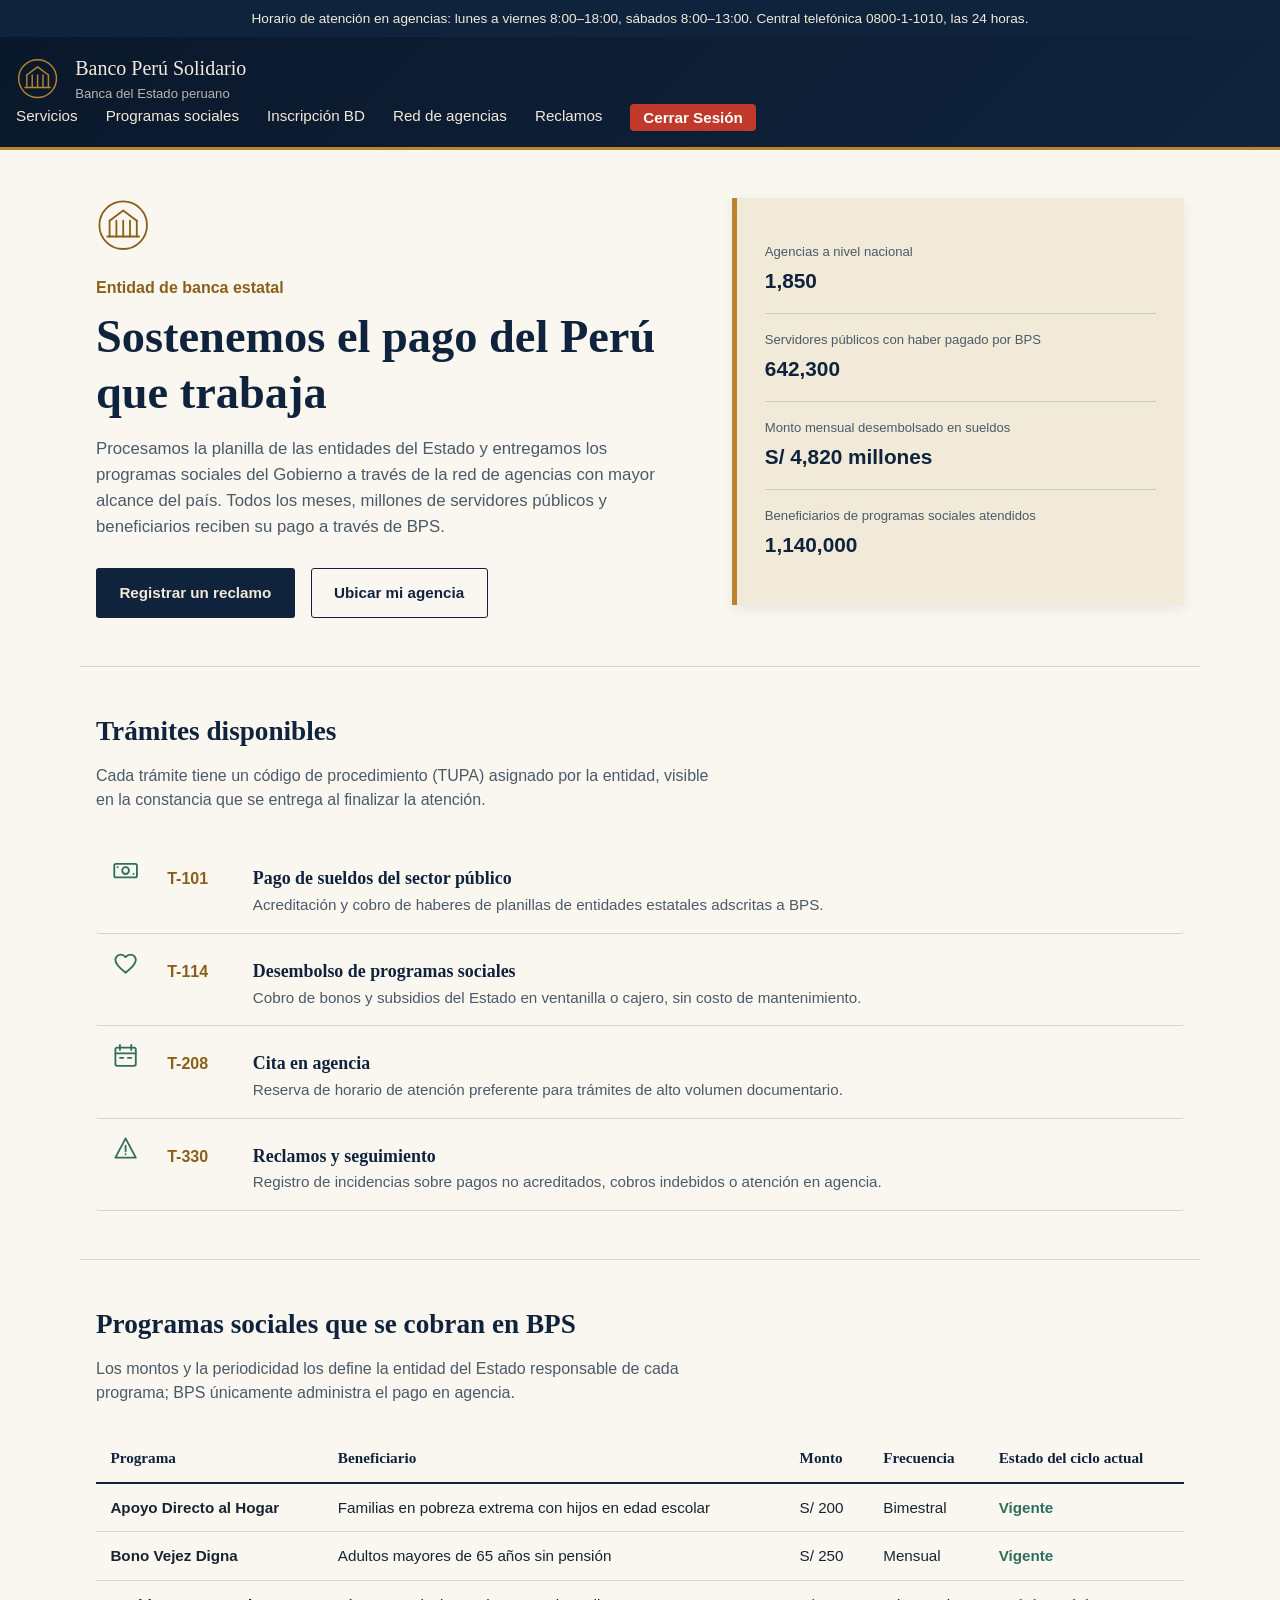
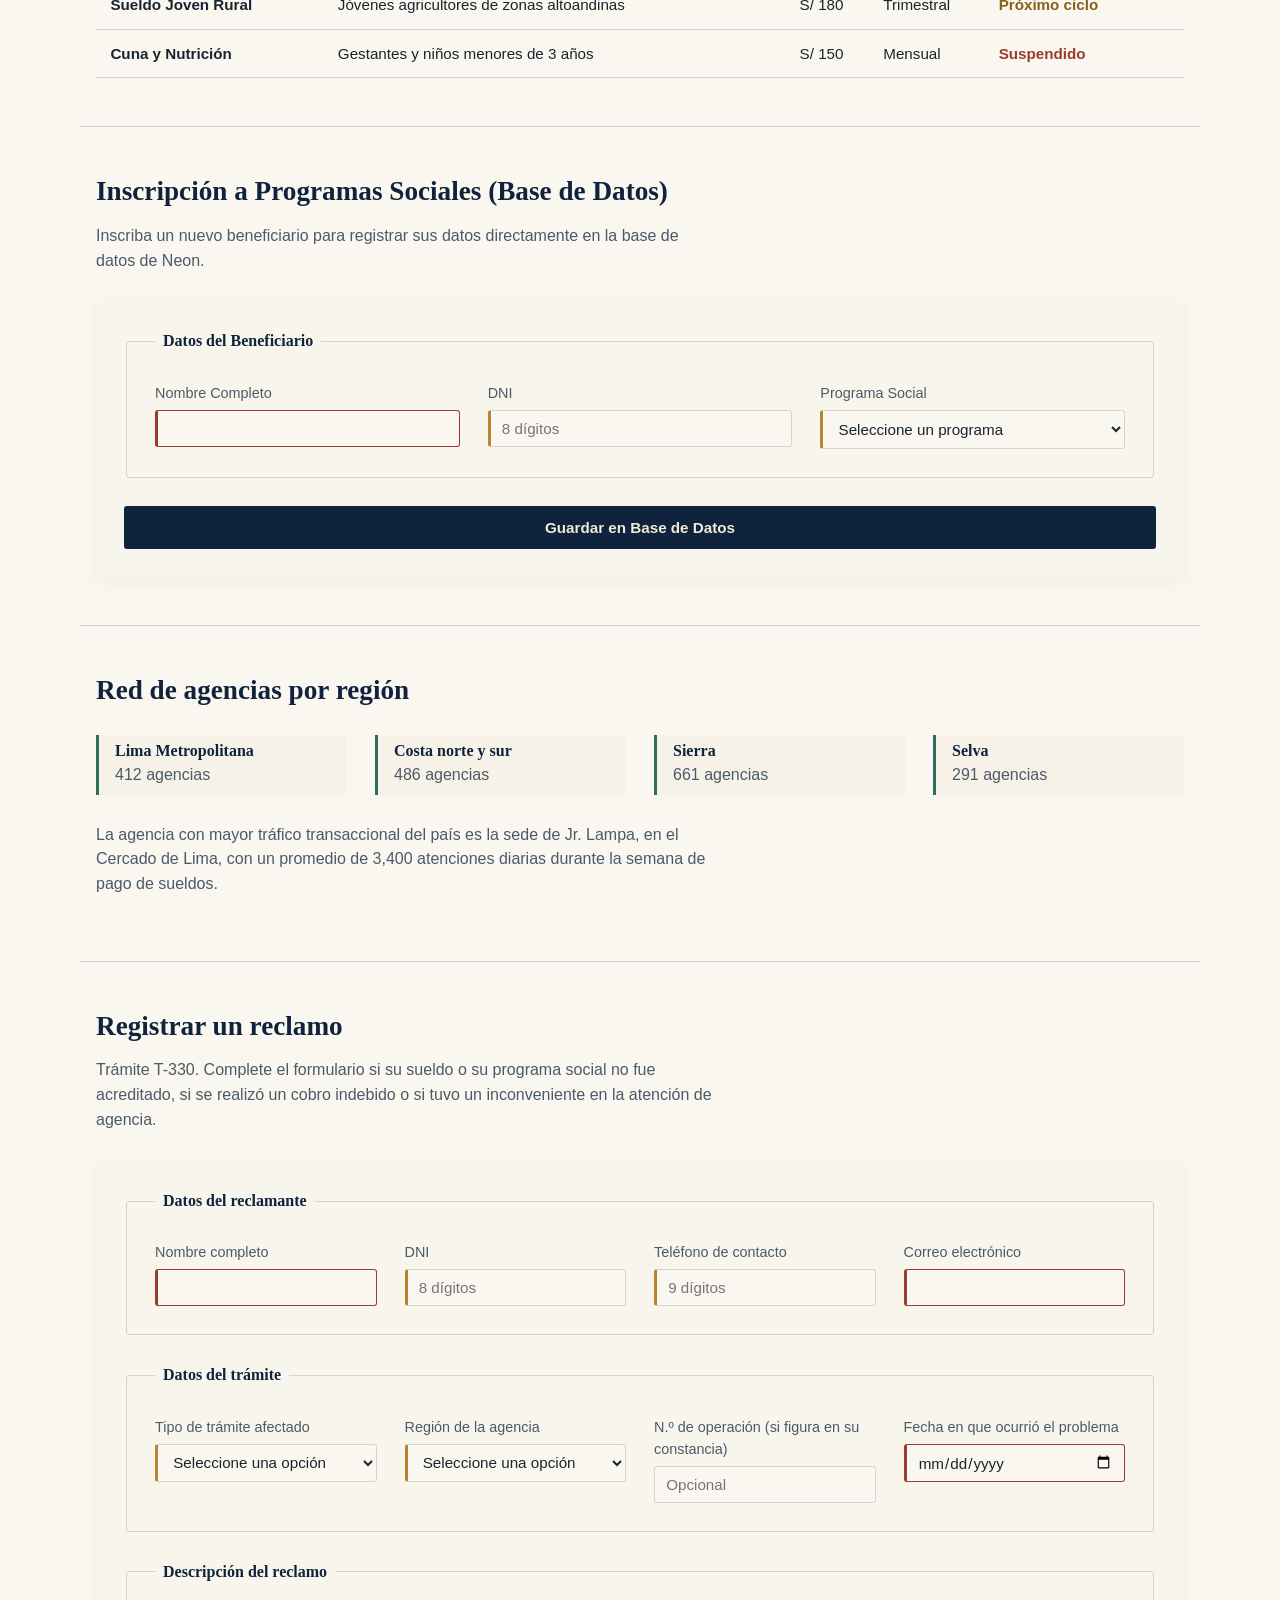
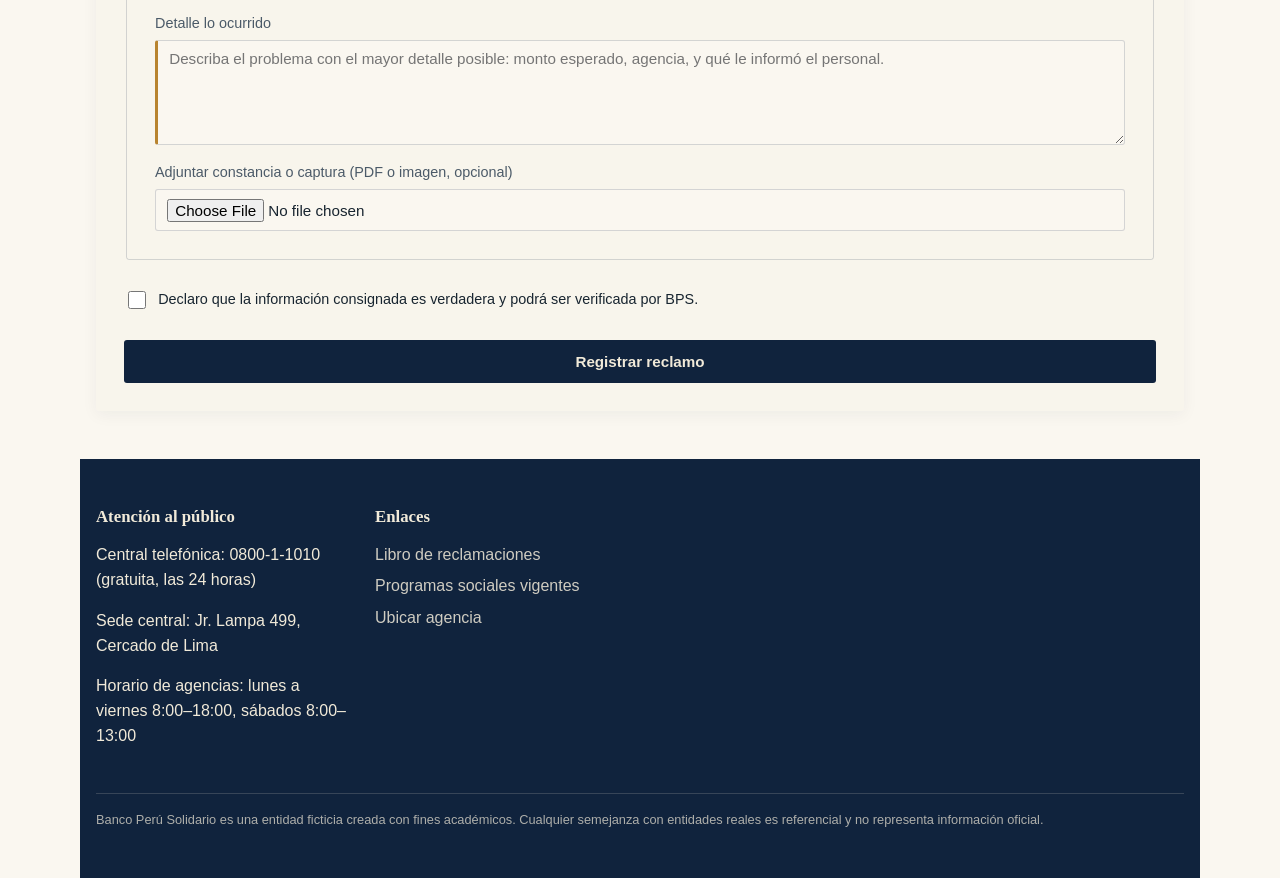
<file: index.html>
<!DOCTYPE html>
<html lang="es">
<head>
  <meta charset="UTF-8">
  <meta name="viewport" content="width=device-width, initial-scale=1.0">
  <title>Banco Perú Solidario — Pago de sueldos y programas sociales</title>
  <meta name="description" content="Banco Perú Solidario: banca estatal a cargo del pago de sueldos públicos y el desembolso de programas sociales a nivel nacional.">
  <!-- Ruta ajustada a la carpeta css/ -->
  <link rel="stylesheet" href="css/styles.css">
</head>
<body>

<!-- Íconos institucionales en SVG nativo -->
<svg class="sprite-iconos" aria-hidden="true" style="display: none;">
  <symbol id="icono-sello" viewBox="0 0 48 48">
    <circle cx="24" cy="24" r="21"></circle>
    <path d="M12 20 L24 11 L36 20"></path>
    <line x1="12" y1="20" x2="12" y2="34"></line>
    <line x1="18" y1="20" x2="18" y2="34"></line>
    <line x1="24" y1="20" x2="24" y2="34"></line>
    <line x1="30" y1="20" x2="30" y2="34"></line>
    <line x1="36" y1="20" x2="36" y2="34"></line>
    <line x1="10" y1="34" x2="38" y2="34"></line>
  </symbol>
  <symbol id="icono-sueldo" viewBox="0 0 24 24">
    <rect x="2" y="6" width="20" height="12" rx="1.5"></rect>
    <circle cx="12" cy="12" r="3"></circle>
    <line x1="5" y1="9" x2="5" y2="9"></line>
    <line x1="19" y1="15" x2="19" y2="15"></line>
  </symbol>
  <symbol id="icono-programa" viewBox="0 0 24 24">
    <path d="M12 20 C6 15.5 3 12.4 3 8.9 C3 6.2 5.1 4 7.7 4 C9.4 4 10.9 4.9 12 6.3 C13.1 4.9 14.6 4 16.3 4 C18.9 4 21 6.2 21 8.9 C21 12.4 18 15.5 12 20 Z"></path>
  </symbol>
  <symbol id="icono-cita" viewBox="0 0 24 24">
    <rect x="3" y="5" width="18" height="16" rx="1.5"></rect>
    <line x1="3" y1="10" x2="21" y2="10"></line>
    <line x1="7" y1="2.5" x2="7" y2="7"></line>
    <line x1="17" y1="2.5" x2="17" y2="7"></line>
    <line x1="7" y1="14" x2="10" y2="14"></line>
    <line x1="14" y1="14" x2="17" y2="14"></line>
  </symbol>
  <symbol id="icono-reclamo" viewBox="0 0 24 24">
    <path d="M12 3 L21 20 L3 20 Z"></path>
    <line x1="12" y1="9.5" x2="12" y2="14.5"></line>
    <line x1="12" y1="17" x2="12" y2="17"></line>
  </symbol>
</svg>

<p class="aviso-bar">
  Horario de atención en agencias: lunes a viernes 8:00–18:00, sábados 8:00–13:00. Central telefónica 0800-1-1010, las 24 horas.
</p>

<!-- Encabezado con marca institucional y navegación -->
<header class="site-header">
  <div class="marca">
    <svg class="marca-sello" aria-hidden="true"><use href="#icono-sello"></use></svg>
    <div class="marca-texto">
      <span class="marca-nombre">Banco Perú Solidario</span>
      <span class="marca-lema">Banca del Estado peruano</span>
    </div>
  </div>
  <nav class="nav-principal" aria-label="Navegación principal">
    <ul>
      <li><a href="#servicios">Servicios</a></li>
      <li><a href="#programas">Programas sociales</a></li>
      <li><a href="#inscripcion">Inscripción BD</a></li>
      <li><a href="#agencias">Red de agencias</a></li>
      <li><a href="#reclamos">Reclamos</a></li>
      <li><button id="btn-logout" class="boton" style="padding: 0.3rem 0.8rem; background: #c0392b; color: white; border: none; border-radius: 4px; cursor: pointer;">Cerrar Sesión</button></li>
    </ul>
  </nav>
</header>

<main>

  <!-- Sección hero -->
  <section class="hero" aria-labelledby="hero-titulo">
    <div class="hero-texto">
      <svg class="hero-emblema" aria-hidden="true"><use href="#icono-sello"></use></svg>
      <p class="hero-antetitulo">Entidad de banca estatal</p>
      <h1 id="hero-titulo">Sostenemos el pago del Perú que trabaja</h1>
      <p class="hero-parrafo">
        Procesamos la planilla de las entidades del Estado y entregamos los programas sociales
        del Gobierno a través de la red de agencias con mayor alcance del país. Todos los meses,
        millones de servidores públicos y beneficiarios reciben su pago a través de BPS.
      </p>
      <div class="hero-acciones">
        <a class="boton boton-primario" href="#reclamos">Registrar un reclamo</a>
        <a class="boton boton-secundario" href="#agencias">Ubicar mi agencia</a>
      </div>
    </div>
    <aside class="hero-ficha" aria-label="Cifras de operación de BPS">
      <dl>
        <div class="hero-ficha-dato">
          <dt>Agencias a nivel nacional</dt>
          <dd>1,850</dd>
        </div>
        <div class="hero-ficha-dato">
          <dt>Servidores públicos con haber pagado por BPS</dt>
          <dd>642,300</dd>
        </div>
        <div class="hero-ficha-dato">
          <dt>Monto mensual desembolsado en sueldos</dt>
          <dd>S/ 4,820 millones</dd>
        </div>
        <div class="hero-ficha-dato">
          <dt>Beneficiarios de programas sociales atendidos</dt>
          <dd>1,140,000</dd>
        </div>
      </dl>
    </aside>
  </section>

  <!-- Sección de trámites -->
  <section id="servicios" class="servicios" aria-labelledby="servicios-titulo">
    <h2 id="servicios-titulo">Trámites disponibles</h2>
    <p class="seccion-intro">
      Cada trámite tiene un código de procedimiento (TUPA) asignado por la entidad, visible en la
      constancia que se entrega al finalizar la atención.
    </p>
    <ul class="lista-tramites">
      <li class="tramite" data-codigo="T-101">
        <svg class="tramite-icono" aria-hidden="true"><use href="#icono-sueldo"></use></svg>
        <span class="tramite-codigo">T-101</span>
        <div class="tramite-cuerpo">
          <h3>Pago de sueldos del sector público</h3>
          <p>Acreditación y cobro de haberes de planillas de entidades estatales adscritas a BPS.</p>
        </div>
      </li>
      <li class="tramite" data-codigo="T-114">
        <svg class="tramite-icono" aria-hidden="true"><use href="#icono-programa"></use></svg>
        <span class="tramite-codigo">T-114</span>
        <div class="tramite-cuerpo">
          <h3>Desembolso de programas sociales</h3>
          <p>Cobro de bonos y subsidios del Estado en ventanilla o cajero, sin costo de mantenimiento.</p>
        </div>
      </li>
      <li class="tramite" data-codigo="T-208">
        <svg class="tramite-icono" aria-hidden="true"><use href="#icono-cita"></use></svg>
        <span class="tramite-codigo">T-208</span>
        <div class="tramite-cuerpo">
          <h3>Cita en agencia</h3>
          <p>Reserva de horario de atención preferente para trámites de alto volumen documentario.</p>
        </div>
      </li>
      <li class="tramite" data-codigo="T-330">
        <svg class="tramite-icono" aria-hidden="true"><use href="#icono-reclamo"></use></svg>
        <span class="tramite-codigo">T-330</span>
        <div class="tramite-cuerpo">
          <h3>Reclamos y seguimiento</h3>
          <p>Registro de incidencias sobre pagos no acreditados, cobros indebidos o atención en agencia.</p>
        </div>
      </li>
    </ul>
  </section>

  <!-- Tabla de programas sociales -->
  <section id="programas" class="programas" aria-labelledby="programas-titulo">
    <h2 id="programas-titulo">Programas sociales que se cobran en BPS</h2>
    <p class="seccion-intro">
      Los montos y la periodicidad los define la entidad del Estado responsable de cada programa;
      BPS únicamente administra el pago en agencia.
    </p>
    <div class="tabla-envoltorio">
      <table>
        <caption class="visualmente-oculto">Programas sociales, monto mensual y estado del pago</caption>
        <thead>
          <tr>
            <th scope="col">Programa</th>
            <th scope="col">Beneficiario</th>
            <th scope="col">Monto</th>
            <th scope="col">Frecuencia</th>
            <th scope="col">Estado del ciclo actual</th>
          </tr>
        </thead>
        <tbody>
          <tr>
            <th scope="row">Apoyo Directo al Hogar</th>
            <td>Familias en pobreza extrema con hijos en edad escolar</td>
            <td>S/ 200</td>
            <td>Bimestral</td>
            <td data-estado="vigente">Vigente</td>
          </tr>
          <tr>
            <th scope="row">Bono Vejez Digna</th>
            <td>Adultos mayores de 65 años sin pensión</td>
            <td>S/ 250</td>
            <td>Mensual</td>
            <td data-estado="vigente">Vigente</td>
          </tr>
          <tr>
            <th scope="row">Sueldo Joven Rural</th>
            <td>Jóvenes agricultores de zonas altoandinas</td>
            <td>S/ 180</td>
            <td>Trimestral</td>
            <td data-estado="proximo">Próximo ciclo</td>
          </tr>
          <tr>
            <th scope="row">Cuna y Nutrición</th>
            <td>Gestantes y niños menores de 3 años</td>
            <td>S/ 150</td>
            <td>Mensual</td>
            <td data-estado="suspendido">Suspendido</td>
          </tr>
        </tbody>
      </table>
    </div>
  </section>

  <!-- Formulario de inscripción en Neon BD -->
  <section id="inscripcion" class="reclamos" aria-labelledby="inscripcion-titulo">
    <h2 id="inscripcion-titulo">Inscripción a Programas Sociales (Base de Datos)</h2>
    <p class="seccion-intro">
      Inscriba un nuevo beneficiario para registrar sus datos directamente en la base de datos de Neon.
    </p>

    <div id="mensaje-exito-inscripcion" style="display: none; padding: 15px; background-color: #d4edda; color: #155724; border-radius: 5px; margin-bottom: 20px;"></div>

    <form id="form-inscripcion" class="formulario-reclamo">
      <fieldset>
        <legend>Datos del Beneficiario</legend>
        <div class="campo">
          <label for="ins-nombre">Nombre Completo</label>
          <input type="text" id="ins-nombre" required minlength="3">
        </div>
        <div class="campo">
          <label for="ins-dni">DNI</label>
          <input type="text" id="ins-dni" required pattern="[0-9]{8}" maxlength="8" placeholder="8 dígitos">
        </div>
        <div class="campo">
          <label for="ins-programa">Programa Social</label>
          <select id="ins-programa" required>
            <option value="">Seleccione un programa</option>
            <option value="Apoyo Directo al Hogar">Apoyo Directo al Hogar</option>
            <option value="Bono Vejez Digna">Bono Vejez Digna</option>
            <option value="Sueldo Joven Rural">Sueldo Joven Rural</option>
            <option value="Cuna y Nutrición">Cuna y Nutrición</option>
          </select>
        </div>
      </fieldset>
      <button type="submit" class="boton boton-primario">Guardar en Base de Datos</button>
    </form>
  </section>

  <!-- Red de agencias -->
  <section id="agencias" class="agencias" aria-labelledby="agencias-titulo">
    <h2 id="agencias-titulo">Red de agencias por región</h2>
    <ul class="lista-regiones">
      <li>
        <h3>Lima Metropolitana</h3>
        <p>412 agencias</p>
      </li>
      <li>
        <h3>Costa norte y sur</h3>
        <p>486 agencias</p>
      </li>
      <li>
        <h3>Sierra</h3>
        <p>661 agencias</p>
      </li>
      <li>
        <h3>Selva</h3>
        <p>291 agencias</p>
      </li>
    </ul>
    <p class="agencias-nota">
      La agencia con mayor tráfico transaccional del país es la sede de Jr. Lampa, en el Cercado de
      Lima, con un promedio de 3,400 atenciones diarias durante la semana de pago de sueldos.
    </p>
  </section>

  <!-- Formulario de reclamo -->
  <section id="reclamos" class="reclamos" aria-labelledby="reclamos-titulo">
    <h2 id="reclamos-titulo">Registrar un reclamo</h2>
    <p class="seccion-intro">
      Trámite T-330. Complete el formulario si su sueldo o su programa social no fue acreditado, si
      se realizó un cobro indebido o si tuvo un inconveniente en la atención de agencia.
    </p>

    <form id="form-reclamo" class="formulario-reclamo">
      <fieldset>
        <legend>Datos del reclamante</legend>

        <div class="campo">
          <label for="nombre">Nombre completo</label>
          <input type="text" id="nombre" name="nombre" required minlength="4" autocomplete="name">
        </div>

        <div class="campo">
          <label for="dni">DNI</label>
          <input type="text" id="dni" name="dni" required pattern="[0-9]{8}" maxlength="8"
                 placeholder="8 dígitos" inputmode="numeric" title="Ingrese los 8 dígitos de su DNI">
        </div>

        <div class="campo">
          <label for="telefono">Teléfono de contacto</label>
          <input type="tel" id="telefono" name="telefono" required pattern="[0-9]{9}"
                 placeholder="9 dígitos" inputmode="numeric" title="Ingrese un número de 9 dígitos">
        </div>

        <div class="campo">
          <label for="correo">Correo electrónico</label>
          <input type="email" id="correo" name="correo" required autocomplete="email">
        </div>
      </fieldset>

      <fieldset>
        <legend>Datos del trámite</legend>

        <div class="campo">
          <label for="tipo-tramite">Tipo de trámite afectado</label>
          <select id="tipo-tramite" name="tipo-tramite" required>
            <option value="">Seleccione una opción</option>
            <option value="sueldo">Pago de sueldo público (T-101)</option>
            <option value="programa">Programa social (T-114)</option>
            <option value="cita">Cita en agencia (T-208)</option>
            <option value="otro">Otro</option>
          </select>
        </div>

        <div class="campo">
          <label for="region">Región de la agencia</label>
          <select id="region" name="region" required>
            <option value="">Seleccione una opción</option>
            <option value="lima">Lima Metropolitana</option>
            <option value="costa">Costa norte y sur</option>
            <option value="sierra">Sierra</option>
            <option value="selva">Selva</option>
          </select>
        </div>

        <div class="campo">
          <label for="operacion">N.º de operación (si figura en su constancia)</label>
          <input type="text" id="operacion" name="operacion" pattern="[0-9]{6,12}"
                 placeholder="Opcional" inputmode="numeric" title="Solo números, entre 6 y 12 dígitos">
        </div>

        <div class="campo">
          <label for="fecha">Fecha en que ocurrió el problema</label>
          <input type="date" id="fecha" name="fecha" required>
        </div>
      </fieldset>

      <fieldset>
        <legend>Descripción del reclamo</legend>

        <div class="campo campo-ancho">
          <label for="detalle">Detalle lo ocurrido</label>
          <textarea id="detalle" name="detalle" rows="5" required minlength="20" maxlength="600"
                    placeholder="Describa el problema con el mayor detalle posible: monto esperado, agencia, y qué le informó el personal."></textarea>
        </div>

        <div class="campo campo-ancho">
          <label for="constancia">Adjuntar constancia o captura (PDF o imagen, opcional)</label>
          <input type="file" id="constancia" name="constancia" accept=".pdf,.jpg,.jpeg,.png">
        </div>
      </fieldset>

      <div class="campo campo-declaracion">
        <input type="checkbox" id="declaracion" name="declaracion" required>
        <label for="declaracion">Declaro que la información consignada es verdadera y podrá ser verificada por BPS.</label>
      </div>

      <button type="submit" class="boton boton-primario">Registrar reclamo</button>
    </form>
  </section>

</main>

<!-- Pie de página -->
<footer id="contacto" class="site-footer">
  <div class="footer-columna">
    <h2>Atención al público</h2>
    <p>Central telefónica: 0800-1-1010 (gratuita, las 24 horas)</p>
    <p>Sede central: Jr. Lampa 499, Cercado de Lima</p>
    <p>Horario de agencias: lunes a viernes 8:00–18:00, sábados 8:00–13:00</p>
  </div>
  <div class="footer-columna">
    <h2>Enlaces</h2>
    <ul class="footer-enlaces">
      <li><a href="#reclamos">Libro de reclamaciones</a></li>
      <li><a href="#programas">Programas sociales vigentes</a></li>
      <li><a href="#agencias">Ubicar agencia</a></li>
    </ul>
  </div>
  <p class="footer-legal">
    Banco Perú Solidario es una entidad ficticia creada con fines académicos. Cualquier semejanza con
    entidades reales es referencial y no representa información oficial.
  </p>
</footer>

<!-- Módulo JS para la conexión con la base de datos y lógica de eventos -->
<script type="module">
  import { verificarSesion, cerrarSesion } from './js/auth.js';
  import { guardarInscripcion } from './js/registro.js';

  // 1. Proteger la página: si no inició sesión, redirige automáticamente a login.html
  verificarSesion();

  // 2. Manejo del botón de Cerrar Sesión
  const btnLogout = document.getElementById('btn-logout');
  if (btnLogout) {
    btnLogout.addEventListener('click', () => {
      cerrarSesion();
    });
  }

  // 3. Manejo del envío de Inscripciones hacia Neon DB
  const formInscripcion = document.getElementById('form-inscripcion');
  if (formInscripcion) {
    formInscripcion.addEventListener('submit', async (e) => {
      e.preventDefault();

      const datos = {
        nombre_beneficiario: document.getElementById('ins-nombre').value,
        dni: document.getElementById('ins-dni').value,
        programa: document.getElementById('ins-programa').value
      };

      try {
        const codigoSeguimiento = await guardarInscripcion(datos);
        const boxExito = document.getElementById('mensaje-exito-inscripcion');
        
        boxExito.style.display = 'block';
        boxExito.innerHTML = `¡Inscripción registrada en Neon BD!<br>Código de seguimiento: <strong>${codigoSeguimiento}</strong>`;

        formInscripcion.reset();
      } catch (err) {
        alert('Error guardando registro en Neon: ' + err.message);
      }
    });
  }

  // 4. Manejo del Formulario de Reclamos (Previene HTTP 405)
  const formReclamo = document.getElementById('form-reclamo');
  if (formReclamo) {
    formReclamo.addEventListener('submit', (e) => {
      e.preventDefault();
      alert('¡Reclamo T-330 registrado correctamente en el sistema!');
      formReclamo.reset();
    });
  }
</script>

</body>
</html>
</file>
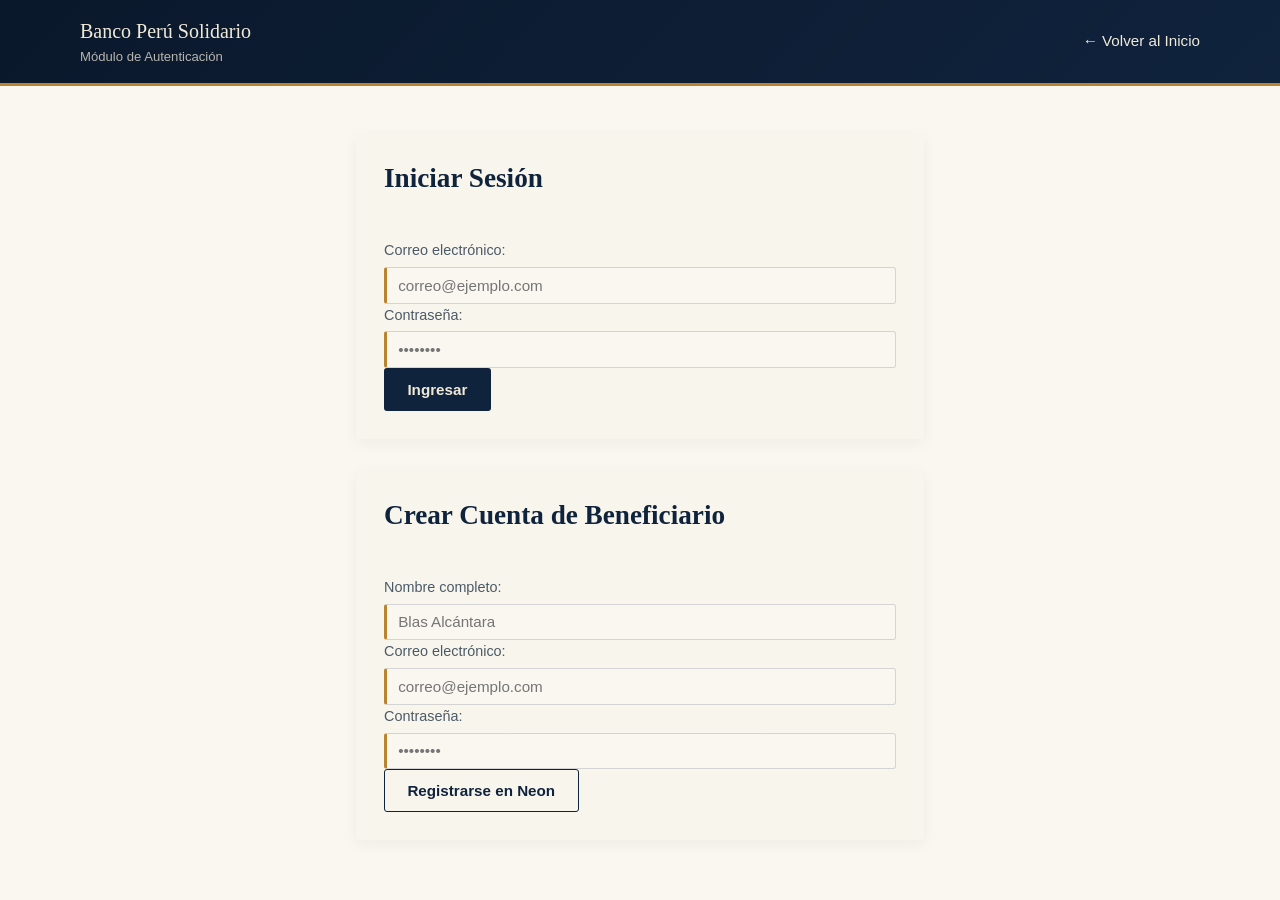
<file: login.html>
<!DOCTYPE html>
<html lang="es">
<head>
  <meta charset="UTF-8">
  <meta name="viewport" content="width=device-width, initial-scale=1.0">
  <title>Banco Perú Solidario — Acceso de Usuarios</title>
  <!-- Ruta ajustada a la carpeta css/ -->
  <link rel="stylesheet" href="css/styles.css">
</head>
<body>

  <header class="site-header">
    <div class="header-contenedor">
      <div class="marca">
        <div class="marca-texto">
          <span class="marca-nombre">Banco Perú Solidario</span>
          <span class="marca-lema">Módulo de Autenticación</span>
        </div>
      </div>
      <nav class="nav-principal">
        <ul>
          <li><a href="index.html">← Volver al Inicio</a></li>
        </ul>
      </nav>
    </div>
  </header>

  <main style="max-width: 600px; margin: 3rem auto; padding: 0 1rem;">
    
    <!-- Sección de Iniciar Sesión -->
    <section class="formulario-reclamo">
      <h2>Iniciar Sesión</h2>
      
      <div id="mensaje-login" style="display: none; padding: 12px; margin-bottom: 15px; border-radius: 4px;"></div>

      <form id="form-login">
        <div class="campo">
          <label for="login-correo">Correo electrónico:</label>
          <input type="email" id="login-correo" required placeholder="correo@ejemplo.com" autocomplete="email">
        </div>
        <div class="campo">
          <label for="login-password">Contraseña:</label>
          <input type="password" id="login-password" required placeholder="••••••••" autocomplete="current-password">
        </div>
        <button type="submit" id="btn-login" class="boton boton-primario">Ingresar</button>
      </form>
    </section>

    <!-- Sección de Registro de Cuenta -->
    <section class="formulario-reclamo" style="margin-top: 2rem;">
      <h2>Crear Cuenta de Beneficiario</h2>

      <div id="mensaje-registro" style="display: none; padding: 12px; margin-bottom: 15px; border-radius: 4px;"></div>

      <form id="form-registro">
        <div class="campo">
          <label for="reg-nombre">Nombre completo:</label>
          <input type="text" id="reg-nombre" required placeholder="Blas Alcántara" autocomplete="name">
        </div>
        <div class="campo">
          <label for="reg-correo">Correo electrónico:</label>
          <input type="email" id="reg-correo" required placeholder="correo@ejemplo.com" autocomplete="email">
        </div>
        <div class="campo">
          <label for="reg-password">Contraseña:</label>
          <input type="password" id="reg-password" required placeholder="••••••••" autocomplete="new-password">
        </div>
        <button type="submit" id="btn-registro" class="boton boton-secundario">Registrarse en Neon</button>
      </form>
    </section>

  </main>

  <script type="module">
    import { registrarUsuario, iniciarSesion } from './js/auth.js';

    const boxLogin = document.getElementById('mensaje-login');
    const boxRegistro = document.getElementById('mensaje-registro');

    // 1. Manejo del Registro de Usuarios
    document.getElementById('form-registro').addEventListener('submit', async (e) => {
      e.preventDefault();
      const btn = document.getElementById('btn-registro');
      
      const nombre = document.getElementById('reg-nombre').value;
      const correo = document.getElementById('reg-correo').value;
      const contrasena = document.getElementById('reg-password').value;

      try {
        btn.disabled = true;
        btn.textContent = 'Registrando...';

        await registrarUsuario(nombre, correo, contrasena);

        boxRegistro.style.display = 'block';
        boxRegistro.style.backgroundColor = '#d4edda';
        boxRegistro.style.color = '#155724';
        boxRegistro.innerHTML = '<strong>¡Usuario guardado con éxito en Neon BD!</strong>';

        document.getElementById('form-registro').reset();
      } catch (err) {
        boxRegistro.style.display = 'block';
        boxRegistro.style.backgroundColor = '#f8d7da';
        boxRegistro.style.color = '#721c24';
        boxRegistro.innerHTML = '<strong>Error:</strong> ' + err.message;
      } finally {
        btn.disabled = false;
        btn.textContent = 'Registrarse en Neon';
      }
    });

    // 2. Manejo del Inicio de Sesión
    document.getElementById('form-login').addEventListener('submit', async (e) => {
      e.preventDefault();
      const btn = document.getElementById('btn-login');

      const correo = document.getElementById('login-correo').value;
      const contrasena = document.getElementById('login-password').value;

      try {
        btn.disabled = true;
        btn.textContent = 'Verificando...';

        const usuario = await iniciarSesion(correo, contrasena);

        if (usuario) {
          boxLogin.style.display = 'block';
          boxLogin.style.backgroundColor = '#d4edda';
          boxLogin.style.color = '#155724';
          boxLogin.innerHTML = `<strong>¡Bienvenido(a) ${usuario.nombre}!</strong> Redirigiendo...`;

          setTimeout(() => {
            window.location.href = 'index.html';
          }, 1200);
        } else {
          boxLogin.style.display = 'block';
          boxLogin.style.backgroundColor = '#f8d7da';
          boxLogin.style.color = '#721c24';
          boxLogin.innerHTML = '<strong>Error:</strong> Correo o contraseña incorrectos.';
        }
      } catch (err) {
        boxLogin.style.display = 'block';
        boxLogin.style.backgroundColor = '#f8d7da';
        boxLogin.style.color = '#721c24';
        boxLogin.innerHTML = '<strong>Error:</strong> ' + err.message;
      } finally {
        btn.disabled = false;
        btn.textContent = 'Ingresar';
      }
    });
  </script>
</body>
</html>
</file>
<file: css/styles.css>
/* =========================================================
   Banco Perú Solidario BLAS ALCANTARA GUSS
   ========================================================= */

:root {
  --color-ink: #10233d;
  --color-ink-soft: #1b3a5c;
  --color-parchment: #f1ead9;
  --color-paper: #faf7f0;
  --color-gold: #b8842f;
  --color-gold-dark: #8a6019;
  --color-teal: #2f6e5d;
  --color-rust: #9a3b2b;
  --color-text: #182530;
  --color-text-soft: #4b5a68;
  --color-line: rgba(16, 35, 61, 0.16);

  --font-display: Georgia, "Iowan Old Style", "Palatino Linotype", "Book Antiqua", serif;
  --font-body: "Segoe UI", "Helvetica Neue", Arial, sans-serif;

  --radio-sm: 3px;
  --space-1: 0.5rem;
  --space-2: 1rem;
  --space-3: 1.75rem;
  --space-4: 3rem;
  --space-5: 5rem;

  --ancho-maximo: 1120px;
}

* {
  box-sizing: border-box;
}

html {
  scroll-behavior: smooth;
}

body {
  margin: 0;
  font-family: var(--font-body);
  color: var(--color-text);
  background: var(--color-paper);
  line-height: 1.55;
}

h1, h2, h3 {
  font-family: var(--font-display);
  color: var(--color-ink);
  line-height: 1.2;
  margin: 0 0 var(--space-2) 0;
}

h1 { font-size: clamp(2rem, 4vw, 2.9rem); }
h2 { font-size: 1.7rem; }
h3 { font-size: 1.12rem; }

p { margin: 0 0 var(--space-2) 0; }

a {
  color: var(--color-ink-soft);
}

.visualmente-oculto {
  position: absolute;
  width: 1px;
  height: 1px;
  overflow: hidden;
  clip: rect(0 0 0 0);
  white-space: nowrap;
}

/* ---------- Íconos SVG institucionales ---------- */

.sprite-iconos {
  position: absolute;
  width: 0;
  height: 0;
  overflow: hidden;
}

/* EFECTO CSS3: Íconos interactivos animados con transición */
.marca-sello,
.hero-emblema,
.tramite-icono {
  fill: none;
  stroke: currentColor;
  stroke-width: 1.6;
  stroke-linecap: round;
  stroke-linejoin: round;
  transition: transform 0.4s cubic-bezier(0.175, 0.885, 0.32, 1.275);
}

.marca-sello:hover, .hero-emblema:hover {
  transform: rotate(12deg) scale(1.15);
}

/* ---------- Aviso superior ---------- */

.aviso-bar {
  margin: 0;
  background: var(--color-ink);
  color: var(--color-parchment);
  text-align: center;
  font-size: 0.85rem;
  padding: 0.5rem var(--space-2);
}

/* ---------- Encabezado (Con Degradado CSS3) ---------- */

.site-header {
  /* EFECTO CSS3: Degradado institucional en el encabezado */
  background: linear-gradient(135deg, #0a182b 0%, var(--color-ink) 100%);
  border-bottom: 3px solid var(--color-gold);
  padding: var(--space-2);
}

.header-contenedor {
  display: flex;
  flex-wrap: wrap;
  align-items: center;
  justify-content: space-between;
  gap: var(--space-2);
  max-width: var(--ancho-maximo);
  margin: 0 auto;
}

.marca {
  display: flex;
  align-items: center;
  gap: var(--space-2);
}

.marca-sello {
  width: 2.7rem;
  height: 2.7rem;
  color: var(--color-gold);
  flex-shrink: 0;
}

.marca-texto {
  display: flex;
  flex-direction: column;
}

.marca-nombre {
  font-family: var(--font-display);
  font-size: 1.25rem;
  color: var(--color-parchment);
}

.marca-lema {
  font-size: 0.82rem;
  color: rgba(241, 234, 217, 0.75);
}

/* TRANSICIÓN CSS3: Color en el menú de navegación */
.nav-principal ul {
  list-style: none;
  display: flex;
  flex-wrap: wrap;
  gap: var(--space-3);
  margin: 0;
  padding: 0;
}

.nav-principal a {
  text-decoration: none;
  font-size: 0.95rem;
  color: var(--color-parchment);
  border-bottom: 2px solid transparent;
  padding-bottom: 2px;
  /* Transición suave */
  transition: color 0.3s ease, border-color 0.3s ease;
}

.nav-principal a:hover {
  border-bottom-color: var(--color-gold);
  color: var(--color-gold);
}

/* ---------- Hero ---------- */

.hero {
  max-width: var(--ancho-maximo);
  margin: 0 auto;
  padding: var(--space-4) var(--space-2);
  display: grid;
  grid-template-columns: 1.3fr 1fr;
  gap: var(--space-4);
  align-items: start;
}

.hero-emblema {
  width: 3.4rem;
  height: 3.4rem;
  color: var(--color-gold-dark);
  margin-bottom: var(--space-2);
}

.hero-antetitulo {
  color: var(--color-gold-dark);
  font-weight: 600;
  margin-bottom: var(--space-1);
}

.hero-parrafo {
  max-width: 60ch;
  color: var(--color-text-soft);
  font-size: 1.05rem;
}

.hero-acciones {
  display: flex;
  gap: var(--space-2);
  flex-wrap: wrap;
  margin-top: var(--space-3);
}

/* TRANSICIÓN CSS3: Botones de acción */
.boton {
  display: inline-block;
  text-decoration: none;
  padding: 0.75rem 1.4rem;
  border-radius: var(--radio-sm);
  font-size: 0.95rem;
  font-weight: 600;
  border: 1px solid transparent;
  cursor: pointer;
  transition: background-color 0.3s ease, color 0.3s ease, transform 0.2s ease, box-shadow 0.3s ease;
}

.boton-primario {
  background: var(--color-ink);
  color: var(--color-parchment);
}

.boton-primario:hover {
  background: var(--color-ink-soft);
  transform: translateY(-2px);
  box-shadow: 0 4px 10px rgba(16, 35, 61, 0.25);
}

.boton-secundario {
  background: transparent;
  color: var(--color-ink);
  border-color: var(--color-ink);
}

.boton-secundario:hover {
  background: var(--color-ink);
  color: var(--color-parchment);
  transform: translateY(-2px);
}

.hero-ficha {
  background: var(--color-parchment);
  border-left: 5px solid var(--color-gold);
  padding: var(--space-3);
  box-shadow: 0 4px 12px rgba(16, 35, 61, 0.08);
}

.hero-ficha dl {
  margin: 0;
}

.hero-ficha-dato {
  padding: var(--space-2) 0;
  border-bottom: 1px solid var(--color-line);
}

.hero-ficha-dato:last-child {
  border-bottom: none;
}

.hero-ficha-dato dt {
  font-size: 0.82rem;
  color: var(--color-text-soft);
}

.hero-ficha-dato dd {
  margin: 0.15rem 0 0 0;
  font-size: 1.3rem;
  color: var(--color-ink);
  font-weight: 700;
}

/* ---------- Servicios / Trámites (Transición de Elevación) ---------- */

.servicios, .programas, .agencias, .reclamos, .inscripcion-seccion {
  max-width: var(--ancho-maximo);
  margin: 0 auto;
  padding: var(--space-4) var(--space-2);
  border-top: 1px solid var(--color-line);
}

.seccion-intro {
  color: var(--color-text-soft);
  max-width: 70ch;
}

.lista-tramites {
  list-style: none;
  margin: var(--space-3) 0 0 0;
  padding: 0;
}

/* TRANSICIÓN CSS3: Tarjetas con efecto hover */
.tramite {
  display: flex;
  gap: var(--space-3);
  align-items: baseline;
  padding: var(--space-2);
  border-bottom: 1px solid var(--color-line);
  border-radius: var(--radio-sm);
  transition: background-color 0.3s ease, transform 0.3s ease, box-shadow 0.3s ease;
}

.tramite:hover {
  background: var(--color-parchment);
  transform: translateX(6px);
  box-shadow: -4px 0 0 0 var(--color-gold);
}

.tramite-icono {
  width: 1.7rem;
  height: 1.7rem;
  color: var(--color-teal);
  flex-shrink: 0;
}

.tramite-codigo {
  flex-shrink: 0;
  width: 3.6rem;
  font-weight: 700;
  color: var(--color-gold-dark);
}

.tramite-cuerpo h3 {
  margin: 0 0 0.2rem 0;
}

.tramite-cuerpo p {
  margin: 0;
  color: var(--color-text-soft);
  font-size: 0.95rem;
}

/* ---------- Tabla de Programas Sociales (Animación @keyframes) ---------- */

/* ANIMACIÓN CSS3: Aparición progresiva */
@keyframes fadeInTabla {
  from {
    opacity: 0;
    transform: translateY(15px);
  }
  to {
    opacity: 1;
    transform: translateY(0);
  }
}

.tabla-envoltorio {
  overflow-x: auto;
  margin-top: var(--space-3);
}

table {
  width: 100%;
  border-collapse: collapse;
  min-width: 640px;
  animation: fadeInTabla 0.8s ease-in-out;
}

caption {
  text-align: left;
}

th, td {
  text-align: left;
  padding: 0.75rem 0.9rem;
  border-bottom: 1px solid var(--color-line);
  font-size: 0.95rem;
}

thead th {
  color: var(--color-ink);
  font-family: var(--font-display);
  font-weight: 700;
  border-bottom: 2px solid var(--color-ink);
}

tbody tr {
  transition: background-color 0.2s ease;
}

tbody tr:hover {
  background: var(--color-parchment);
}

td[data-estado="vigente"] {
  color: var(--color-teal);
  font-weight: 600;
}

td[data-estado="proximo"] {
  color: var(--color-gold-dark);
  font-weight: 600;
}

td[data-estado="suspendido"] {
  color: var(--color-rust);
  font-weight: 600;
}

/* ---------- Red de Agencias (Animación @keyframes) ---------- */

/* ANIMACIÓN CSS3: Conteo / Despliegue de la sección */
@keyframes aparecerSeccion {
  from {
    opacity: 0;
    transform: scale(0.98);
  }
  to {
    opacity: 1;
    transform: scale(1);
  }
}

.agencias {
  animation: aparecerSeccion 0.9s ease-out forwards;
}

.lista-regiones {
  list-style: none;
  margin: var(--space-3) 0;
  padding: 0;
  display: grid;
  grid-template-columns: repeat(auto-fit, minmax(180px, 1fr));
  gap: var(--space-3);
}

.lista-regiones li {
  border-left: 3px solid var(--color-teal);
  padding: 0.4rem 0 0.4rem var(--space-2);
  background: rgba(241, 234, 217, 0.4);
  border-radius: 0 var(--radio-sm) var(--radio-sm) 0;
  transition: transform 0.3s ease, background-color 0.3s ease;
}

.lista-regiones li:hover {
  transform: translateY(-4px);
  background: var(--color-parchment);
}

.lista-regiones h3 {
  margin: 0;
  font-size: 1rem;
}

.lista-regiones p {
  margin: 0.2rem 0 0 0;
  color: var(--color-text-soft);
}

.agencias-nota {
  color: var(--color-text-soft);
  max-width: 70ch;
}

/* ---------- Formulario de Reclamos e Inscripción ---------- */

.formulario-reclamo, .formulario-inscripcion {
  margin-top: var(--space-3);
  display: flex;
  flex-direction: column;
  gap: var(--space-3);
  background: rgba(241, 234, 217, 0.2);
  padding: var(--space-3);
  border-radius: var(--radio-sm);
  box-shadow: 0 4px 16px rgba(16, 35, 61, 0.05);
}

fieldset {
  border: 1px solid var(--color-line);
  border-radius: var(--radio-sm);
  padding: var(--space-3);
  display: grid;
  grid-template-columns: repeat(auto-fit, minmax(220px, 1fr));
  gap: var(--space-2) var(--space-3);
}

legend {
  font-family: var(--font-display);
  color: var(--color-ink);
  padding: 0 0.5rem;
  font-weight: 700;
}

.campo {
  display: flex;
  flex-direction: column;
  gap: 0.35rem;
}

.campo-ancho {
  grid-column: 1 / -1;
}

label {
  font-size: 0.9rem;
  color: var(--color-text-soft);
}

input, select, textarea {
  font-family: var(--font-body);
  font-size: 0.95rem;
  padding: 0.55rem 0.7rem;
  border: 1px solid var(--color-line);
  border-radius: var(--radio-sm);
  background: var(--color-paper);
  color: var(--color-text);
  transition: border-color 0.3s ease, box-shadow 0.3s ease;
}

textarea {
  resize: vertical;
}

input:hover, select:hover, textarea:hover {
  border-color: var(--color-ink-soft);
}

input:focus, select:focus, textarea:focus {
  outline: 2px solid var(--color-gold);
  outline-offset: 1px;
}

input[required], select[required], textarea[required] {
  border-left: 3px solid var(--color-gold);
}

input:invalid:not(:placeholder-shown) {
  border-color: var(--color-rust);
}

input[type="checkbox"] {
  width: 1.1rem;
  height: 1.1rem;
  padding: 0;
}

.campo-declaracion {
  flex-direction: row;
  align-items: flex-start;
  gap: 0.6rem;
}

.campo-declaracion label {
  color: var(--color-text);
  font-size: 0.9rem;
}

/* ANIMACIÓN CSS3: Pop-up de Confirmación de Exito */
@keyframes popExito {
  0% { transform: scale(0.9); opacity: 0; }
  50% { transform: scale(1.02); opacity: 1; }
  100% { transform: scale(1); opacity: 1; }
}

.mensaje-exito {
  animation: popExito 0.5s ease-out forwards;
  background-color: #e6f4ea;
  border-left: 5px solid var(--color-teal);
  color: var(--color-teal);
  padding: var(--space-2) var(--space-3);
  margin-top: var(--space-2);
  border-radius: var(--radio-sm);
  font-weight: 600;
}

/* ---------- Pie de página ---------- */

.site-footer {
  background: var(--color-ink);
  color: var(--color-parchment);
  padding: var(--space-4) var(--space-2);
  display: grid;
  grid-template-columns: repeat(auto-fit, minmax(220px, 1fr));
  gap: var(--space-3);
  max-width: var(--ancho-maximo);
  margin: 0 auto;
}

.site-footer h2 {
  color: var(--color-parchment);
  font-size: 1.05rem;
}

.footer-enlaces {
  list-style: none;
  margin: 0;
  padding: 0;
  display: flex;
  flex-direction: column;
  gap: 0.4rem;
}

.footer-enlaces a {
  color: var(--color-parchment);
  opacity: 0.85;
  text-decoration: none;
  transition: opacity 0.3s ease;
}

.footer-enlaces a:hover {
  opacity: 1;
  text-decoration: underline;
}

.footer-legal {
  grid-column: 1 / -1;
  font-size: 0.8rem;
  opacity: 0.7;
  border-top: 1px solid rgba(241, 234, 217, 0.25);
  padding-top: var(--space-2);
  margin: 0;
}

/* ---------- Responsivo ---------- */

@media (max-width: 780px) {
  .hero {
    grid-template-columns: 1fr;
  }

  .header-contenedor {
    flex-direction: column;
    align-items: flex-start;
  }
}

@media (prefers-reduced-motion: reduce) {
  html {
    scroll-behavior: auto;
  }
  .agencias, table, .mensaje-exito {
    animation: none;
  }
}
</file>
